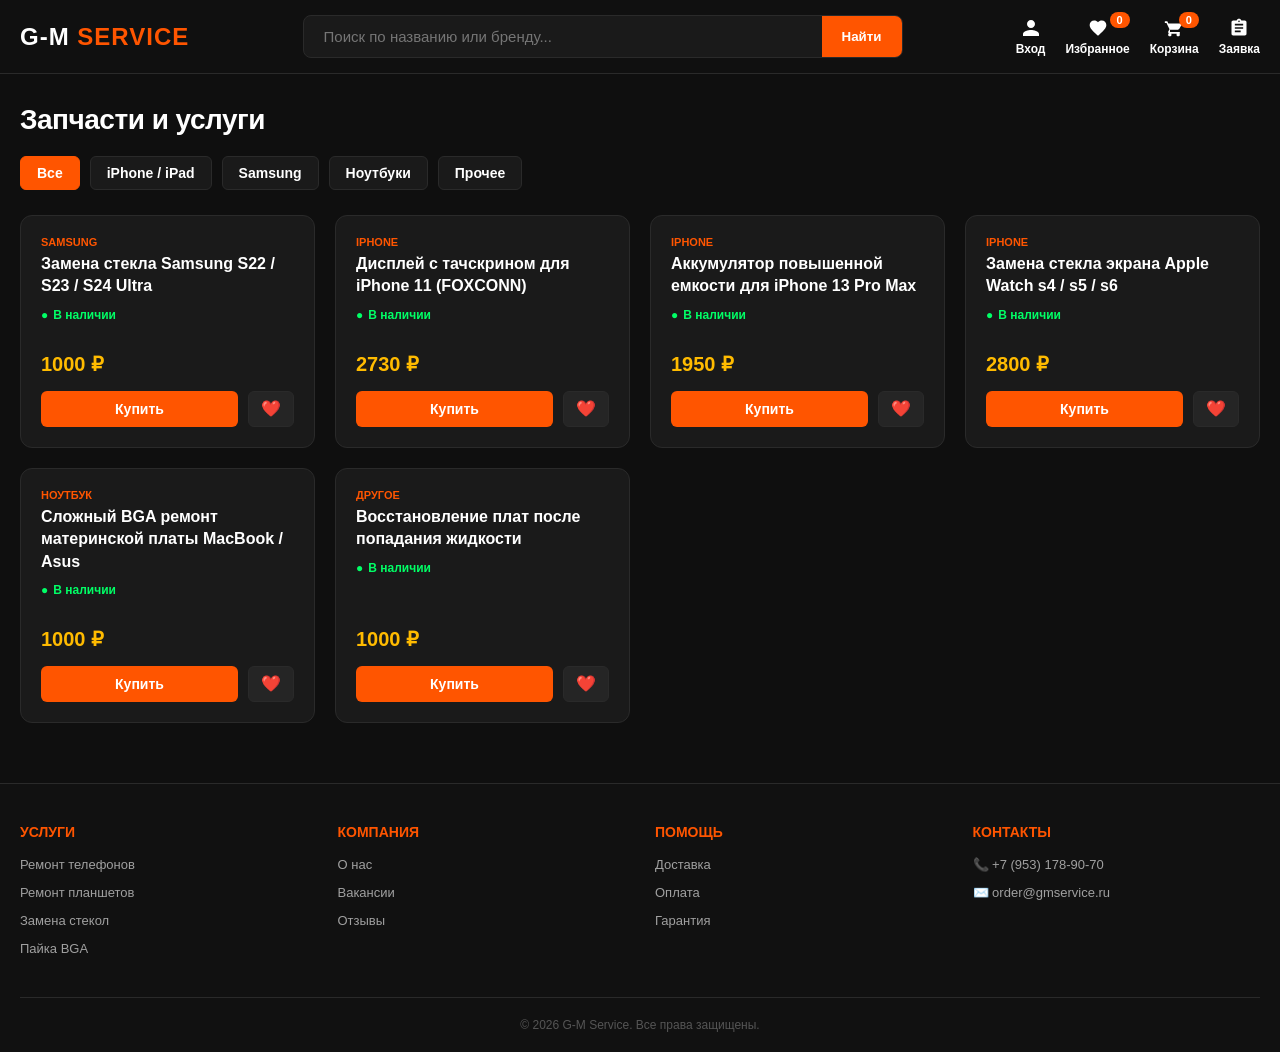
<file: index.html>
<!DOCTYPE html>
<html lang="ru">
<head>
    <meta charset="UTF-8">
    <meta name="viewport" content="width=device-width, initial-scale=1.0">
    <title>G-M Service — Сервисный центр и запчасти</title>
    <style>
        :root {
            --bg-dark: #111111;
            --bg-card: #1A1A1A;
            --bg-body: #0F0F0F;
            --accent-orange: #FF5500;
            --accent-yellow: #FFBB00;
            --text-main: #FFFFFF;
            --text-muted: #A0A0A0;
            --border-color: #2A2A2A;
        }

        * {
            box-sizing: border-box;
            margin: 0;
            padding: 0;
            font-family: -apple-system, BlinkMacSystemFont, 'Segoe UI', Roboto, Helvetica, Arial, sans-serif;
        }

        body {
            background-color: var(--bg-body);
            color: var(--text-main);
            overflow-x: hidden;
        }

        /* Шапка */
        header {
            background-color: rgba(17, 17, 17, 0.95);
            backdrop-filter: blur(10px);
            position: sticky;
            top: 0;
            z-index: 1000;
            border-bottom: 1px solid var(--border-color);
        }

        .header-container {
            max-width: 1300px;
            margin: 0 auto;
            padding: 15px 20px;
            display: flex;
            align-items: center;
            justify-content: space-between;
            gap: 20px;
            flex-wrap: wrap;
        }

        .logo {
            font-size: 24px;
            font-weight: 900;
            letter-spacing: 1px;
            cursor: pointer;
            text-transform: uppercase;
        }

        .logo span { color: var(--accent-orange); }

        /* Поиск */
        .search-container {
            flex: 1;
            max-width: 600px;
            min-width: 200px;
            display: flex;
            background: var(--bg-card);
            border: 1px solid var(--border-color);
            border-radius: 8px;
            overflow: hidden;
            transition: border-color 0.3s;
        }

        .search-container:focus-within { border-color: var(--accent-orange); }

        .search-container input {
            width: 100%;
            background: transparent;
            border: none;
            padding: 12px 20px;
            color: var(--text-main);
            font-size: 15px;
            outline: none;
        }

        .search-container button {
            background: var(--accent-orange);
            color: var(--text-main);
            border: none;
            padding: 0 20px;
            font-weight: 700;
            cursor: pointer;
            transition: background 0.2s;
        }

        .search-container button:hover { background: #e04b00; }

        /* Навигация */
        .nav-actions {
            display: flex;
            align-items: center;
            gap: 20px;
        }

        .nav-btn {
            background: transparent;
            border: none;
            color: var(--text-main);
            font-size: 12px;
            font-weight: 600;
            cursor: pointer;
            display: flex;
            flex-direction: column;
            align-items: center;
            gap: 4px;
            position: relative;
            transition: color 0.2s;
        }

        .nav-btn:hover { color: var(--accent-orange); }

        .nav-btn svg { width: 20px; height: 20px; fill: currentColor; }

        .counter-badge {
            position: absolute;
            top: -6px;
            right: 0;
            background: var(--accent-orange);
            color: var(--text-main);
            font-size: 11px;
            font-weight: 800;
            border-radius: 20px;
            padding: 2px 7px;
        }

        /* Контент */
        .main-wrapper {
            max-width: 1300px;
            margin: 30px auto;
            padding: 0 20px;
            min-height: 60vh;
        }

        .page-header-title {
            font-size: 28px;
            font-weight: 800;
            margin-bottom: 20px;
            letter-spacing: -0.5px;
        }

        /* Фильтры (как у Amigo) */
        .category-filters {
            display: flex;
            gap: 10px;
            margin-bottom: 25px;
            flex-wrap: wrap;
        }

        .filter-btn {
            background: var(--bg-card);
            border: 1px solid var(--border-color);
            color: var(--text-main);
            padding: 8px 16px;
            border-radius: 6px;
            cursor: pointer;
            font-weight: 600;
            font-size: 14px;
            transition: 0.2s;
        }

        .filter-btn:hover, .filter-btn.active {
            background: var(--accent-orange);
            border-color: var(--accent-orange);
        }

        /* Сетка */
        .grid-layout {
            display: grid;
            grid-template-columns: repeat(auto-fill, minmax(280px, 1fr));
            gap: 20px;
        }

        .item-card {
            background: var(--bg-card);
            border: 1px solid var(--border-color);
            border-radius: 12px;
            padding: 20px;
            display: flex;
            flex-direction: column;
            justify-content: space-between;
            gap: 15px;
            transition: transform 0.3s, border-color 0.3s;
        }

        .item-card:hover {
            transform: translateY(-4px);
            border-color: #3A3A3A;
        }

        .item-category {
            font-size: 11px;
            color: var(--accent-orange);
            text-transform: uppercase;
            font-weight: 800;
            margin-bottom: 5px;
        }

        .item-title {
            font-size: 16px;
            font-weight: 700;
            line-height: 1.4;
            margin-bottom: 10px;
        }

        .status-instock {
            color: #00FF66;
            font-size: 12px;
            font-weight: 600;
            display: flex;
            align-items: center;
            gap: 5px;
            margin-bottom: 15px;
        }

        .item-price {
            font-size: 20px;
            font-weight: 800;
            color: var(--accent-yellow);
            margin-bottom: 15px;
        }

        .card-action-row { display: flex; gap: 10px; }

        .primary-btn {
            background: var(--accent-orange);
            color: var(--text-main);
            border: none;
            padding: 10px 15px;
            font-weight: 700;
            border-radius: 6px;
            cursor: pointer;
            flex: 1;
            text-align: center;
            text-decoration: none;
            transition: background 0.2s;
            font-size: 14px;
        }

        .primary-btn:hover { background: #e04b00; }

        .like-btn {
            background: #252525;
            border: 1px solid var(--border-color);
            border-radius: 6px;
            padding: 0 12px;
            cursor: pointer;
            color: var(--text-main);
            display: flex;
            align-items: center;
            justify-content: center;
            transition: background 0.2s, color 0.2s;
            font-size: 16px;
        }

        .like-btn:hover { background: #333333; color: #FF3366; }

        /* Форма */
        .form-card {
            background: var(--bg-card);
            border: 1px solid var(--border-color);
            border-radius: 12px;
            padding: 30px;
            max-width: 600px;
            margin: 0 auto;
        }

        .input-wrapper { margin-bottom: 20px; }

        .input-wrapper label {
            display: block;
            font-size: 13px;
            font-weight: 600;
            color: var(--text-muted);
            margin-bottom: 6px;
        }

        .input-wrapper input, .input-wrapper select, .input-wrapper textarea {
            width: 100%;
            background: #202020;
            border: 1px solid var(--border-color);
            border-radius: 6px;
            padding: 12px;
            color: var(--text-main);
            font-size: 14px;
            outline: none;
        }

        .input-wrapper input:focus, .input-wrapper select:focus, .input-wrapper textarea:focus {
            border-color: var(--accent-orange);
        }

        /* Пустые состояния */
        .state-empty {
            text-align: center;
            padding: 60px 20px;
            color: var(--text-muted);
        }

        .state-empty-icon { font-size: 40px; margin-bottom: 15px; }

        /* Модалка */
        .modal-overlay {
            display: none;
            position: fixed;
            top: 0; left: 0; width: 100%; height: 100%;
            background: rgba(0, 0, 0, 0.85);
            z-index: 2000;
            justify-content: center;
            align-items: center;
        }

        .modal-view {
            background: var(--bg-card);
            border: 1px solid var(--border-color);
            border-radius: 12px;
            padding: 30px;
            width: 100%;
            max-width: 400px;
            position: relative;
        }

        .modal-close {
            position: absolute;
            top: 15px; right: 20px;
            font-size: 24px; color: var(--text-muted); cursor: pointer;
        }

        /* Футер */
        footer {
            background: var(--bg-dark);
            border-top: 1px solid var(--border-color);
            padding: 40px 20px 20px;
            margin-top: 60px;
        }

        .footer-container {
            max-width: 1300px;
            margin: 0 auto;
            display: grid;
            grid-template-columns: repeat(auto-fit, minmax(200px, 1fr));
            gap: 30px;
            border-bottom: 1px solid var(--border-color);
            padding-bottom: 30px;
            margin-bottom: 20px;
        }

        .footer-column h4 {
            font-size: 14px;
            font-weight: 700;
            margin-bottom: 15px;
            text-transform: uppercase;
            color: var(--accent-orange);
        }

        .footer-column ul { list-style: none; }
        .footer-column ul li { margin-bottom: 10px; }
        .footer-column ul li a { color: var(--text-muted); text-decoration: none; font-size: 13px; transition: color 0.2s; }
        .footer-column ul li a:hover { color: var(--text-main); }

        .footer-credits {
            text-align: center;
            color: #555555;
            font-size: 12px;
        }

        /* Мобилка */
        @media (max-width: 768px) {
            .header-container { gap: 10px; padding: 10px 15px; }
            .logo { font-size: 18px; }
            .search-container { order: 3; flex-basis: 100%; }
            .nav-actions { gap: 12px; }
            .grid-layout { grid-template-columns: 1fr; }
            .form-card { padding: 20px; }
        }
    </style>
</head>
<body>

    <!-- Шапка -->
    <header>
        <div class="header-container">
            <div class="logo" onclick="changePage('catalog')">G-M <span>SERVICE</span></div>

            <div class="search-container">
                <input type="text" id="query-input" placeholder="Поиск по названию или бренду..." onkeydown="if(event.key==='Enter') execSearch()">
                <button onclick="execSearch()">Найти</button>
            </div>

            <div class="nav-actions">
                <button class="nav-btn" onclick="toggleModal(true)">
                    <svg viewBox="0 0 24 24"><path d="M12 12c2.7 0 4.8-2.1 4.8-4.8S14.7 2.4 12 2.4 7.2 4.5 7.2 7.2 9.3 12 12 12zm0 2.4c-3.2 0-9.6 1.6-9.6 4.8v2.4h19.2v-2.4c0-3.2-6.4-4.8-9.6-4.8z"/></svg>
                    Вход
                </button>
                <button class="nav-btn" onclick="changePage('favorites')">
                    <svg viewBox="0 0 24 24"><path d="M12 21.35l-1.45-1.32C5.4 15.36 2 12.28 2 8.5 2 5.42 4.42 3 7.5 3c1.74 0 3.41.81 4.5 2.09C13.09 3.81 14.76 3 16.5 3 19.58 3 22 5.42 22 8.5c0 3.78-3.4 6.86-8.55 11.54L12 21.35z"/></svg>
                    Избранное
                    <span class="counter-badge" id="fav-lbl">0</span>
                </button>
                <button class="nav-btn" onclick="changePage('cart')">
                    <svg viewBox="0 0 24 24"><path d="M7 18c-1.1 0-2 .9-2 2s.9 2 2 2 2-.9 2-2-.9-2-2-2zm10 0c-1.1 0-2 .9-2 2s.9 2 2 2 2-.9 2-2-.9-2-2-2zM7.2 14h9.5c.75 0 1.4-.4 1.7-1l3.6-6.5H5.2L4 4H1v2h2l3.6 7.6L5.2 16c-.15.3-.2.6-.2.9 0 1.1.9 2 2 2h12v-2H7.2z"/></svg>
                    Корзина
                    <span class="counter-badge" id="cart-lbl">0</span>
                </button>
                <button class="nav-btn" onclick="changePage('order')">
                    <svg viewBox="0 0 24 24"><path d="M19 3h-4.18C14.4 1.84 13.3 1 12 1s-2.4.84-2.82 2H5c-1.1 0-2 .9-2 2v14c0 1.1.9 2 2 2h14c1.1 0 2-.9 2-2V5c0-1.1-.9-2-2-2zm-7 0c.55 0 1 .45 1 1s-.45 1-1 1-1-.45-1-1 .45-1 1-1zm2 14H7v-2h7v2zm3-4H7v-2h10v2zm0-4H7V7h10v2z"/></svg>
                    Заявка
                </button>
            </div>
        </div>
    </header>

    <!-- Контент -->
    <div class="main-wrapper">
        <!-- Каталог -->
        <div id="view-catalog">
            <h1 class="page-header-title">Запчасти и услуги</h1>
            
            <!-- Фильтры -->
            <div class="category-filters">
                <button class="filter-btn active" onclick="filterCatalog('all', this)">Все</button>
                <button class="filter-btn" onclick="filterCatalog('iPhone', this)">iPhone / iPad</button>
                <button class="filter-btn" onclick="filterCatalog('Samsung', this)">Samsung</button>
                <button class="filter-btn" onclick="filterCatalog('Ноутбук', this)">Ноутбуки</button>
                <button class="filter-btn" onclick="filterCatalog('Другое', this)">Прочее</button>
            </div>

            <div class="grid-layout" id="catalog-renderer"></div>
        </div>

        <!-- Избранное -->
        <div id="view-favorites" style="display:none;">
            <h1 class="page-header-title">Избранное</h1>
            <div class="grid-layout" id="favorites-renderer"></div>
        </div>

        <!-- Корзина -->
        <div id="view-cart" style="display:none;">
            <h1 class="page-header-title">Корзина</h1>
            <div id="cart-renderer"></div>
        </div>

        <!-- Заявка -->
        <div id="view-order" style="display:none;">
            <h1 class="page-header-title" style="text-align:center;">Оформление заявки</h1>
            <div class="form-card">
                <form id="submissionForm" onsubmit="handleFormSubmit(event)">
                    <div class="input-wrapper">
                        <label>Имя *</label>
                        <input type="text" id="client-name" required>
                    </div>
                    <div class="input-wrapper">
                        <label>Фамилия *</label>
                        <input type="text" id="client-surname" required>
                    </div>
                    <div class="input-wrapper">
                        <label>Телефон *</label>
                        <input type="tel" id="client-phone" required>
                    </div>
                    <div class="input-wrapper">
                        <label>Устройство *</label>
                        <select id="client-device" required>
                            <option value="">Выберите...</option>
                            <option>iPhone / iPad</option>
                            <option>Samsung</option>
                            <option>Xiaomi / Redmi</option>
                            <option>Ноутбук / MacBook</option>
                            <option>Другое</option>
                        </select>
                    </div>
                    <div class="input-wrapper">
                        <label>Описание неисправности *</label>
                        <textarea id="client-desc" rows="3" required></textarea>
                    </div>
                    <button type="submit" class="primary-btn" style="width:100%; padding:14px; font-size:16px;">Отправить</button>
                </form>
            </div>
        </div>
    </div>

    <!-- Модалка входа -->
    <div class="modal-overlay" id="accountModal">
        <div class="modal-view">
            <span class="modal-close" onclick="toggleModal(false)">×</span>
            <h2 style="font-size:22px; font-weight:800; margin-bottom:20px;">Вход</h2>
            <div class="input-wrapper">
                <label>Логин или телефон *</label>
                <input type="text">
            </div>
            <div class="input-wrapper">
                <label style="display:flex; align-items:center; gap:8px; color:var(--text-muted);">
                    <input type="checkbox" style="width:auto;"> Запомнить
                </label>
            </div>
            <button class="primary-btn" style="width:100%; padding:12px;">Войти</button>
        </div>
    </div>

    <!-- Футер -->
    <footer>
        <div class="footer-container">
            <div class="footer-column">
                <h4>Услуги</h4>
                <ul>
                    <li><a href="#">Ремонт телефонов</a></li>
                    <li><a href="#">Ремонт планшетов</a></li>
                    <li><a href="#">Замена стекол</a></li>
                    <li><a href="#">Пайка BGA</a></li>
                </ul>
            </div>
            <div class="footer-column">
                <h4>Компания</h4>
                <ul>
                    <li><a href="#">О нас</a></li>
                    <li><a href="#">Вакансии</a></li>
                    <li><a href="#">Отзывы</a></li>
                </ul>
            </div>
            <div class="footer-column">
                <h4>Помощь</h4>
                <ul>
                    <li><a href="#">Доставка</a></li>
                    <li><a href="#">Оплата</a></li>
                    <li><a href="#">Гарантия</a></li>
                </ul>
            </div>
            <div class="footer-column">
                <h4>Контакты</h4>
                <ul>
                    <li><a href="tel:+79531789070">📞 +7 (953) 178-90-70</a></li>
                    <li><a href="mailto:order@gmservice.ru">✉️ order@gmservice.ru</a></li>
                </ul>
            </div>
        </div>
        <div class="footer-credits">
            © 2026 G-M Service. Все права защищены.
        </div>
    </footer>

    <script>
        // База данных (добавил категории для фильтра)
        const serviceDatabase = [
            { id: 1, name: "Замена стекла Samsung S22 / S23 / S24 Ultra", price: 1000, category: "Samsung" },
            { id: 2, name: "Дисплей с тачскрином для iPhone 11 (FOXCONN)", price: 2730, category: "iPhone" },
            { id: 3, name: "Аккумулятор повышенной емкости для iPhone 13 Pro Max", price: 1950, category: "iPhone" },
            { id: 4, name: "Замена стекла экрана Apple Watch s4 / s5 / s6", price: 2800, category: "iPhone" },
            { id: 5, name: "Сложный BGA ремонт материнской платы MacBook / Asus", price: 1000, category: "Ноутбук" },
            { id: 6, name: "Восстановление плат после попадания жидкости", price: 1000, category: "Другое" }
        ];

        let stateCart = [];
        let stateFav = [];

        // Рендер каталога
        function renderCatalog(dataset = serviceDatabase) {
            const grid = document.getElementById('catalog-renderer');
            grid.innerHTML = '';
            if (dataset.length === 0) {
                grid.innerHTML = '<div class="state-empty" style="grid-column:1/-1;">Ничего не найдено.</div>';
                return;
            }
            dataset.forEach(item => {
                grid.innerHTML += `
                    <div class="item-card">
                        <div>
                            <div class="item-category">${item.category}</div>
                            <div class="item-title">${item.name}</div>
                            <div class="status-instock"><span>●</span> В наличии</div>
                        </div>
                        <div>
                            <div class="item-price">${item.price} ₽</div>
                            <div class="card-action-row">
                                <button class="primary-btn" onclick="pushToCart(${item.id})">Купить</button>
                                <button class="like-btn" onclick="pushToFav(${item.id})">❤️</button>
                            </div>
                        </div>
                    </div>`;
            });
        }

        // Переключение страниц
        function changePage(targetId) {
            const pages = ['catalog', 'favorites', 'cart', 'order'];
            pages.forEach(p => {
                document.getElementById('view-' + p).style.display = 'none';
            });
            document.getElementById('view-' + targetId).style.display = 'block';
            window.scrollTo(0, 0);
            if (targetId === 'cart') rebuildCartView();
            if (targetId === 'favorites') rebuildFavView();
        }

        // Фильтр
        function filterCatalog(category, btn) {
            document.querySelectorAll('.filter-btn').forEach(b => b.classList.remove('active'));
            btn.classList.add('active');

            if (category === 'all') {
                renderCatalog(serviceDatabase);
            } else {
                const filtered = serviceDatabase.filter(item => item.category === category);
                renderCatalog(filtered);
            }
        }

        // Поиск
        function execSearch() {
            const val = document.getElementById('query-input').value.toLowerCase();
            const filtered = serviceDatabase.filter(item => 
                item.name.toLowerCase().includes(val) || 
                item.category.toLowerCase().includes(val)
            );
            changePage('catalog');
            renderCatalog(filtered);
            // Сбрасываем активную кнопку фильтра
            document.querySelectorAll('.filter-btn').forEach(b => b.classList.remove('active'));
        }

        // В корзину
        function pushToCart(id) {
            const target = serviceDatabase.find(x => x.id === id);
            if (stateCart.some(x => x.id === id)) {
                alert('Уже в корзине');
                return;
            }
            stateCart.push(target);
            document.getElementById('cart-lbl').innerText = stateCart.length;
            alert('Добавлено: ' + target.name);
        }

        // В избранное
        function pushToFav(id) {
            const target = serviceDatabase.find(x => x.id === id);
            if (!stateFav.some(x => x.id === id)) {
                stateFav.push(target);
                document.getElementById('fav-lbl').innerText = stateFav.length;
                alert('Добавлено в избранное');
            } else {
                alert('Уже в избранном');
            }
        }

        // Корзина
        function rebuildCartView() {
            const root = document.getElementById('cart-renderer');
            if (stateCart.length === 0) {
                root.innerHTML = `
                    <div class="state-empty">
                        <div class="state-empty-icon">🛒</div>
                        <h3 style="font-size:18px; color:#fff;">Корзина пуста</h3>
                        <p style="margin-top:10px; font-size:14px;">Перейдите в <a href="#" onclick="changePage('catalog'); return false;" style="color:var(--accent-orange);">каталог</a></p>
                    </div>`;
                return;
            }
            let layout = '<div style="background:var(--bg-card); border:1px solid var(--border-color); border-radius:12px; padding:20px;">';
            stateCart.forEach(item => {
                layout += `
                    <div style="display:flex; justify-content:space-between; padding:12px 0; border-bottom:1px solid var(--border-color);">
                        <span>${item.name}</span>
                        <span style="color:var(--accent-yellow); font-weight:700;">${item.price} ₽</span>
                    </div>`;
            });
            const total = stateCart.reduce((sum, i) => sum + i.price, 0);
            layout += `<div style="display:flex; justify-content:space-between; padding:15px 0; font-size:18px; font-weight:800;">
                <span>Итого:</span><span style="color:var(--accent-yellow);">${total} ₽</span>
            </div>`;
            layout += `<button class="primary-btn" style="width:100%; padding:14px;" onclick="changePage('order')">Оформить заявку</button>`;
            layout += '</div>';
            root.innerHTML = layout;
        }

        // Избранное
        function rebuildFavView() {
            const root = document.getElementById('favorites-renderer');
            root.innerHTML = '';
            if (stateFav.length === 0) {
                root.innerHTML = `
                    <div class="state-empty" style="grid-column:1/-1;">
                        <div class="state-empty-icon">❤️</div>
                        <h3 style="font-size:18px; color:#fff;">Пусто</h3>
                    </div>`;
                return;
            }
            stateFav.forEach(item => {
                root.innerHTML += `
                    <div class="item-card">
                        <div class="item-title">${item.name}</div>
                        <div>
                            <div class="item-price">${item.price} ₽</div>
                            <button class="primary-btn" style="width:100%;" onclick="pushToCart(${item.id})">В корзину</button>
                        </div>
                    </div>`;
            });
        }

        // Модалка
        function toggleModal(visible) {
            document.getElementById('accountModal').style.display = visible ? 'flex' : 'none';
        }

        // Отправка формы
        function handleFormSubmit(e) {
            e.preventDefault();
            const name = document.getElementById('client-name').value;
            const surname = document.getElementById('client-surname').value;
            alert(`Заявка создана!\n${name} ${surname}, мы свяжемся с вами в течение 10 минут.`);
            document.getElementById('submissionForm').reset();
            stateCart = [];
            document.getElementById('cart-lbl').innerText = 0;
            changePage('catalog');
        }

        // Запуск
        renderCatalog();
    </script>
</body>
</html>
</file>
